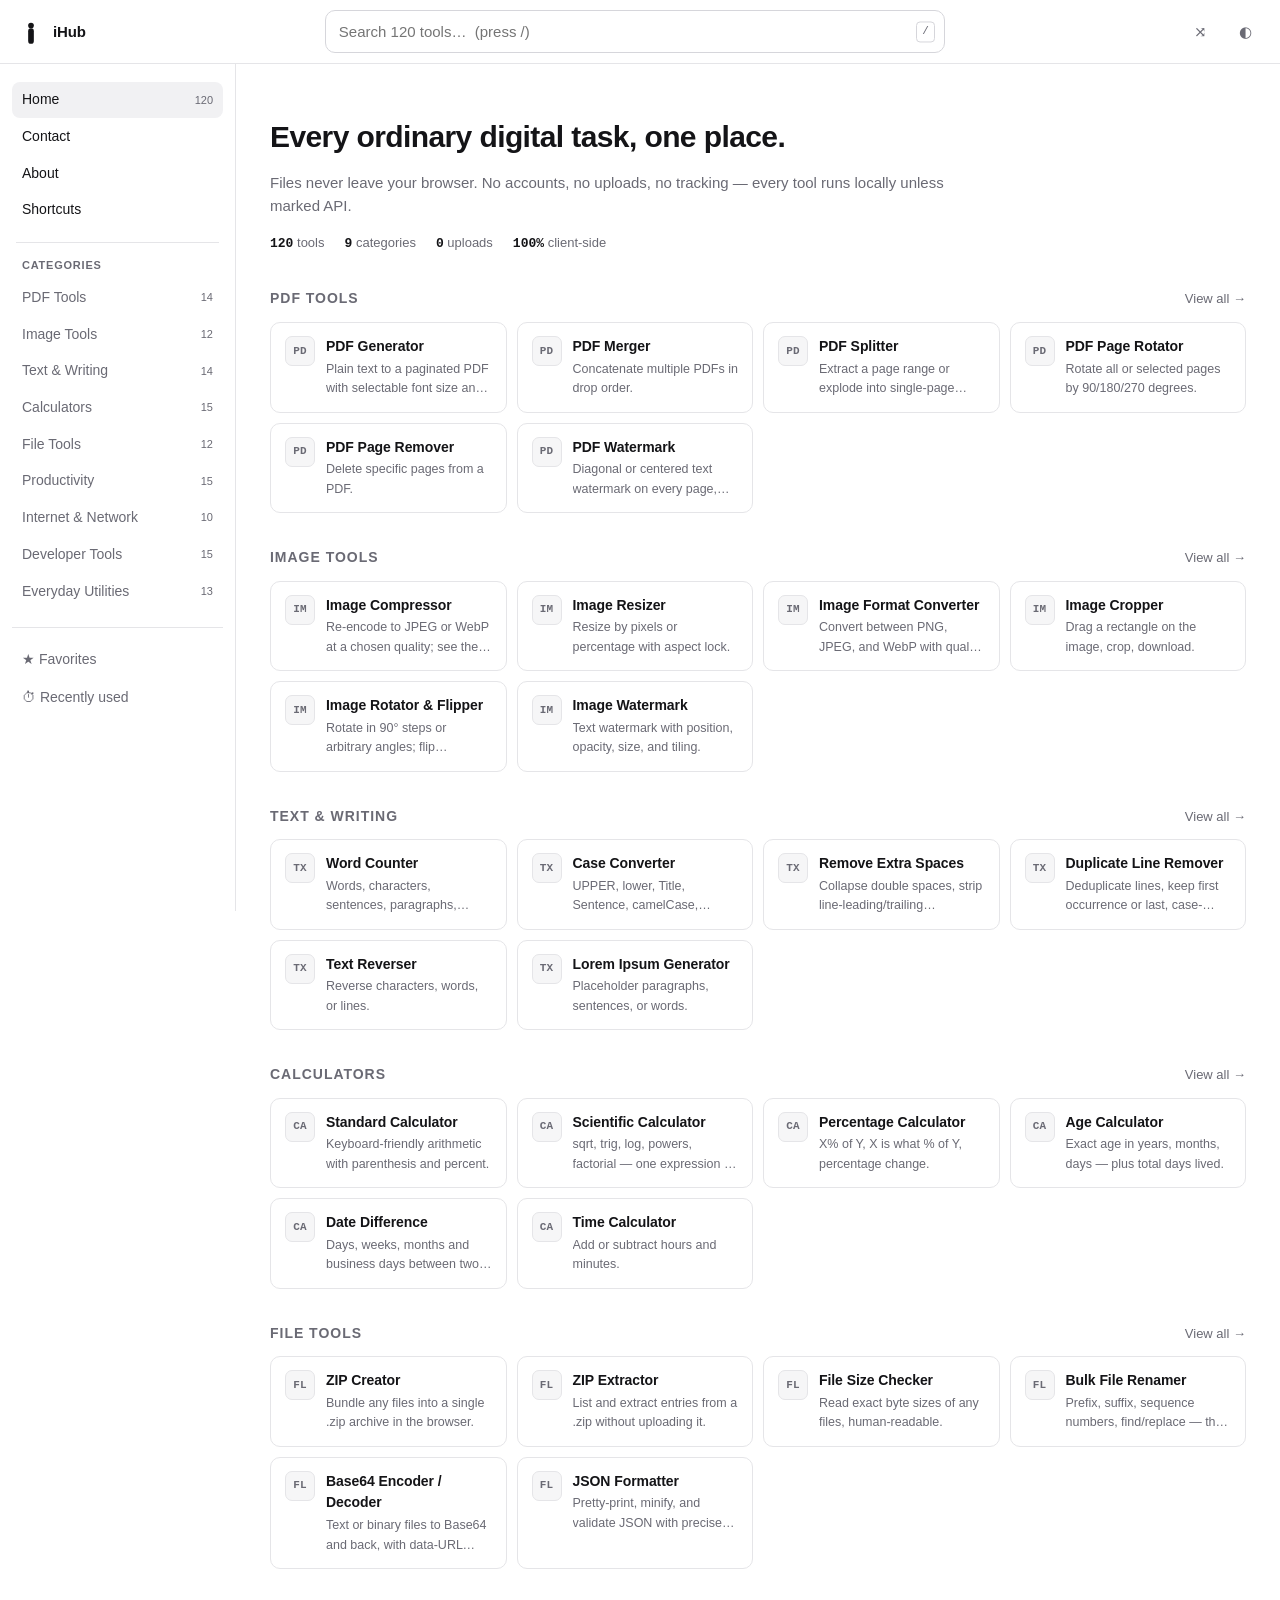
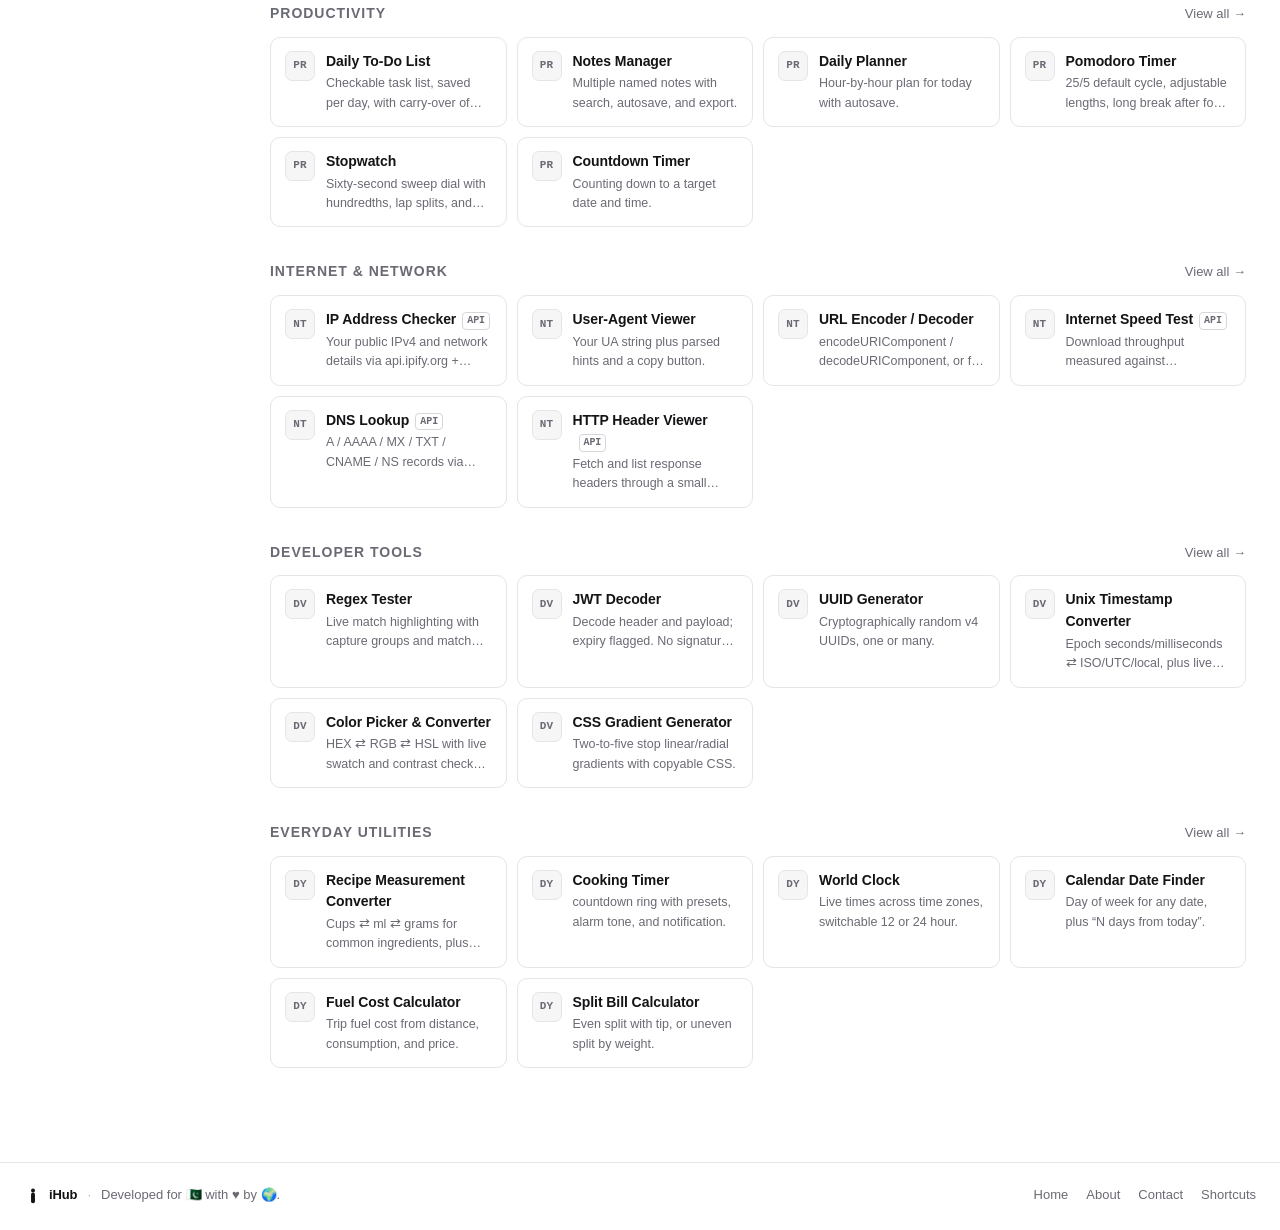
<file: index.html>
<!doctype html>
<html lang="en" data-theme="snow" data-mode="light">
<head>
<meta charset="utf-8">
<meta name="viewport" content="width=device-width, initial-scale=1">
<title>iHub — 130 everyday tools</title>
<meta name="description" content="PDF, image, text, calculator, file, developer and daily-life tools in one place.">
<link rel="icon" type="image/svg+xml" href="data:image/svg+xml,%3Csvg xmlns='http://www.w3.org/2000/svg' viewBox='0 0 64 64'%3E%3Crect width='64' height='64' rx='14' fill='%23141417'/%3E%3Ccircle cx='32' cy='18' r='6' fill='%23ffffff'/%3E%3Cline x1='32' y1='30' x2='32' y2='52' stroke='%23ffffff' stroke-width='12' stroke-linecap='round'/%3E%3C/svg%3E">
<link rel="apple-touch-icon" href="logo-mark.svg">
<link rel="stylesheet" href="styles.css">
<script>
  try {
    var theme = JSON.parse(localStorage.getItem('uh.theme') || '"snow"');
    var mode = JSON.parse(localStorage.getItem('uh.mode') || '"auto"');
    var dark = mode === 'dark' || (mode === 'auto' && matchMedia('(prefers-color-scheme: dark)').matches);
    document.documentElement.dataset.theme = theme;
    document.documentElement.dataset.mode = dark ? 'dark' : 'light';
  } catch (e) {}
</script>
</head>
<body>

<!-- ================= SPLASH (pure CSS animation) ================= -->
<div id="splash" data-duration="6600" role="status" aria-label="iHub loading">
  <div class="sp-stage">
    <div class="sp-lockup">
      <div class="sp-mark-slot">
        <svg class="sp-mark" viewBox="0 0 64 64" overflow="visible" aria-hidden="true">
          <circle class="sp-ripple r1" cx="32" cy="16" r="7" fill="none" stroke="currentColor" stroke-width="2"/>
          <circle class="sp-ripple r2" cx="32" cy="16" r="7" fill="none" stroke="currentColor" stroke-width="1.5"/>
          <circle class="sp-ripple r3" cx="32" cy="32" r="20" fill="none" stroke="currentColor" stroke-width="1.5"/>
          <circle class="sp-dot" cx="32" cy="16" r="7" fill="currentColor"/>
          <path class="sp-stem" d="M32 30 L32 54" stroke="currentColor" stroke-width="14" stroke-linecap="round" fill="none"/>
        </svg>
      </div>
      <div class="sp-word" aria-hidden="true">
        <span class="sp-char">H</span><span class="sp-char">u</span><span class="sp-char">b</span>
      </div>
    </div>
    <div class="sp-underline" aria-hidden="true"></div>
    <div class="sp-tag">Every tool. One place.</div>
  </div>
</div>

<header class="top">
  <button class="icon-btn" id="navToggle" aria-label="Menu">☰</button>
  <a class="brand" href="#/" aria-label="iHub home">
    <svg class="mark-svg" viewBox="0 0 64 64" aria-hidden="true">
      <circle cx="32" cy="16" r="7" fill="currentColor"/>
      <line x1="32" y1="30" x2="32" y2="54" stroke="currentColor" stroke-width="14" stroke-linecap="round"/>
    </svg>
    <span class="brand-name">iHub</span>
  </a>
  <div class="search-wrap">
    <input id="search" class="search" type="search" placeholder="Search 130 tools…  (press /)" autocomplete="off" aria-label="Search tools">
    <kbd class="kbd">/</kbd>
  </div>
  <button class="icon-btn" id="randomBtn" aria-label="Random tool (R)" title="Random tool (R)">⤨</button>
  <button class="icon-btn" id="themeBtn" aria-label="Change theme">◐</button>
</header>

<div class="shell">
  <aside class="side" id="side">
    <nav class="primary-nav">
      <a href="#/" class="cat primary" data-cat="home">
        <span>Home</span>
        <span class="n" data-count="tools">130</span>
      </a>
      <a href="#/contact" class="cat primary" data-cat="contact">
        <span>Contact</span>
      </a>
      <a href="#/about" class="cat primary" data-cat="about">
        <span>About</span>
      </a>
      <a href="#/shortcuts" class="cat primary" data-cat="shortcuts">
        <span>Shortcuts</span>
      </a>
    </nav>
    <div class="side-divider"></div>
    <p class="side-label">Categories</p>
    <nav id="cats" class="cats"></nav>
    <div class="side-foot">
      <a href="#/favorites" class="side-link">★ Favorites</a>
      <a href="#/recent" class="side-link">⏱ Recently used</a>
    </div>
  </aside>
  <main id="view" class="view" tabindex="-1"></main>
</div>

<footer class="foot" id="foot">
  <div class="foot-line">
    <span class="foot-mark">
      <svg class="mark-svg" viewBox="0 0 64 64" aria-hidden="true">
        <circle cx="32" cy="16" r="7" fill="currentColor"/>
        <line x1="32" y1="30" x2="32" y2="54" stroke="currentColor" stroke-width="14" stroke-linecap="round"/>
      </svg>
      <strong>iHub</strong>
    </span>
    <span class="foot-dot">·</span>
    <span class="foot-credit">Developed for 🇵🇰 with ♥️ by 🌍.</span>
  </div>
  <nav class="foot-nav">
    <a href="#/">Home</a>
    <a href="#/about">About</a>
    <a href="#/contact">Contact</a>
    <a href="#/shortcuts">Shortcuts</a>
  </nav>
</footer>

<div class="theme-pop" id="themePop" hidden>
  <p class="tp-title">Theme</p>
  <div id="themeList" class="tp-list"></div>
  <p class="tp-title">Mode</p>
  <div class="tp-modes">
    <button data-mode="light" class="chip">Light</button>
    <button data-mode="dark" class="chip">Dark</button>
    <button data-mode="auto" class="chip">Auto</button>
  </div>
</div>

<script src="app.js" defer></script>
<script src="tools/text-data.js" defer></script>
<script src="tools/calc-daily.js" defer></script>
<script src="tools/prod-net.js" defer></script>
<script src="tools/image-pdf.js" defer></script>
</body>
</html>
</file>
<file: styles.css>
/* iHub — 5 professional themes × light/dark */
:root{
  --r:10px; --r-sm:6px; --max:1280px;
  --font: ui-sans-serif,-apple-system,"Segoe UI",Inter,Roboto,Helvetica,Arial,sans-serif;
  --mono: ui-monospace,SFMono-Regular,Menlo,Consolas,monospace;
  --sp:16px;
}
*{box-sizing:border-box}
html,body{margin:0;padding:0}
body{
  font-family:var(--font); font-size:15px; line-height:1.55;
  background:var(--bg); color:var(--text);
  -webkit-font-smoothing:antialiased;
  min-height:100vh;
  display:flex;
  flex-direction:column;
}
a{color:inherit;text-decoration:none}
button,input,textarea,select{font:inherit;color:inherit}

/* ---- themes ---- */
html[data-theme="snow"]{--bg:#fff;--bg2:#f6f6f7;--surface:#fff;--line:#e5e5e8;--line2:#d6d6db;--text:#141417;--muted:#6a6a74;--accent:#141417;--accent-fg:#fff;--hover:#f1f1f3}
html[data-theme="snow"][data-mode="dark"]{--bg:#0d0d0f;--bg2:#131316;--surface:#16161a;--line:#26262c;--line2:#33333b;--text:#ededf0;--muted:#9a9aa4;--accent:#ededf0;--accent-fg:#0d0d0f;--hover:#1d1d22}
html[data-theme="midnight"]{--bg:#f4f5f7;--bg2:#eceef1;--surface:#fff;--line:#dfe2e7;--line2:#cdd1d9;--text:#101217;--muted:#5f6673;--accent:#1b2330;--accent-fg:#fff;--hover:#e9ebef}
html[data-theme="midnight"][data-mode="dark"]{--bg:#07080a;--bg2:#0d1015;--surface:#101419;--line:#1e242c;--line2:#2b333d;--text:#e8eaef;--muted:#8b93a1;--accent:#8ab4ff;--accent-fg:#06101f;--hover:#161b22}
html[data-theme="sand"]{--bg:#fdfbf7;--bg2:#f7f2e9;--surface:#fff;--line:#eae2d4;--line2:#dccfb9;--text:#211b12;--muted:#7a6d5b;--accent:#8a6a45;--accent-fg:#fff;--hover:#f3ece1}
html[data-theme="sand"][data-mode="dark"]{--bg:#14110d;--bg2:#1a1611;--surface:#1e1913;--line:#2f2820;--line2:#3f352a;--text:#efe8dc;--muted:#a5977f;--accent:#c9a06a;--accent-fg:#1a1611;--hover:#241e17}
html[data-theme="lavender"]{--bg:#fdfcff;--bg2:#f5f2fb;--surface:#fff;--line:#e8e2f4;--line2:#d7cfeb;--text:#191527;--muted:#6d6585;--accent:#6d5bc7;--accent-fg:#fff;--hover:#f2eefb}
html[data-theme="lavender"][data-mode="dark"]{--bg:#0e0c15;--bg2:#14111d;--surface:#181423;--line:#272135;--line2:#362e4a;--text:#ebe7f6;--muted:#9a92b3;--accent:#a493f0;--accent-fg:#0e0c15;--hover:#1e1929}
html[data-theme="slate"]{--bg:#fafbfc;--bg2:#f1f3f5;--surface:#fff;--line:#e1e5e9;--line2:#cdd3da;--text:#12171d;--muted:#63707d;--accent:#3d5266;--accent-fg:#fff;--hover:#eaeef2}
html[data-theme="slate"][data-mode="dark"]{--bg:#0b0e12;--bg2:#11151a;--surface:#151a20;--line:#232a32;--line2:#303a45;--text:#e6ebf0;--muted:#8a97a5;--accent:#9db6cd;--accent-fg:#0b0e12;--hover:#1a2027}

/* ---- top bar ---- */
.top{
  position:sticky; top:0; z-index:40; display:flex; align-items:center; gap:12px;
  padding:10px 18px; background:color-mix(in srgb,var(--bg) 88%,transparent);
  backdrop-filter:blur(10px); border-bottom:1px solid var(--line);
}
.brand{display:flex;align-items:center;gap:9px;white-space:nowrap}
.brand .mark-svg{width:26px;height:26px;color:var(--accent);flex:none}
.brand .brand-name{font-weight:600;letter-spacing:-.01em}
.search-wrap{position:relative;flex:1;max-width:620px;margin:0 auto}
.search{
  width:100%; padding:9px 38px 9px 13px; border:1px solid var(--line2); border-radius:var(--r);
  background:var(--surface); outline:none;
}
.search:focus{border-color:var(--accent);box-shadow:0 0 0 3px color-mix(in srgb,var(--accent) 12%,transparent)}
.kbd{position:absolute;right:10px;top:50%;transform:translateY(-50%);font-size:11px;color:var(--muted);border:1px solid var(--line2);border-radius:4px;padding:1px 5px}
.icon-btn{background:none;border:1px solid transparent;border-radius:8px;padding:6px 9px;cursor:pointer;color:var(--muted)}
.icon-btn:hover{background:var(--hover);color:var(--text)}
#navToggle{display:none}

/* ---- shell ---- */
.shell{display:grid;grid-template-columns:236px 1fr;max-width:var(--max);margin:0 auto;width:100%;flex:1}
.side{
  position:sticky; top:53px; align-self:start; height:calc(100vh - 53px); overflow:auto;
  padding:18px 12px 40px; border-right:1px solid var(--line);
}
.primary-nav{display:flex;flex-direction:column;gap:1px;margin-bottom:14px}
.side-divider{height:1px;background:var(--line);margin:8px 4px 14px}
.side-label{font-size:11px;text-transform:uppercase;letter-spacing:.07em;color:var(--muted);margin:0 10px 6px;font-weight:600}
.cats{display:flex;flex-direction:column;gap:1px}
.cat{
  display:flex;align-items:center;justify-content:space-between;gap:8px;
  padding:7px 10px;border-radius:8px;font-size:14px;color:var(--muted);cursor:pointer
}
.cat:hover{background:var(--hover);color:var(--text)}
.cat[aria-current="true"]{background:var(--hover);color:var(--text);font-weight:600}
.cat.primary{color:var(--text);font-weight:500}
.cat .n{font-size:11px;color:var(--muted);font-variant-numeric:tabular-nums}
.side-foot{margin-top:18px;padding-top:14px;border-top:1px solid var(--line);display:flex;flex-direction:column;gap:2px}
.side-link{padding:7px 10px;border-radius:8px;font-size:14px;color:var(--muted)}
.side-link:hover{background:var(--hover);color:var(--text)}

.view{padding:28px 34px 60px;min-height:70vh;outline:none}

/* ---- footer ---- */
.foot{
  max-width:var(--max);
  width:100%;
  margin:0 auto;
  padding:22px 24px 26px;
  border-top:1px solid var(--line);
  display:flex;
  justify-content:space-between;
  align-items:center;
  flex-wrap:wrap;
  gap:14px;
  font-size:13px;
  color:var(--muted);
}
.foot-line{display:flex;align-items:center;gap:10px;flex-wrap:wrap}
.foot-mark{display:inline-flex;align-items:center;gap:7px;color:var(--text)}
.foot-mark .mark-svg{width:18px;height:18px;color:var(--accent)}
.foot-mark strong{font-weight:600;letter-spacing:-.01em}
.foot-dot{opacity:.5}
.foot-credit{color:var(--muted)}
.foot-nav{display:flex;gap:18px;flex-wrap:wrap}
.foot-nav a{color:var(--muted);transition:color .12s}
.foot-nav a:hover{color:var(--text)}
@media(max-width:560px){
  .foot{flex-direction:column;align-items:flex-start;gap:10px}
}

/* ---- home ---- */
.hero{max-width:680px;margin:22px 0 34px}
.hero h1{font-size:30px;letter-spacing:-.02em;margin:0 0 10px;font-weight:650}
.hero p{margin:0;color:var(--muted);font-size:15px}
.hero .stats{display:flex;gap:20px;margin-top:16px;flex-wrap:wrap;font-size:13px;color:var(--muted)}
.hero .stats b{color:var(--text);font-weight:650;font-family:var(--mono);font-variant-numeric:tabular-nums}

.sect{margin:0 0 34px}
.sect-head{display:flex;align-items:baseline;gap:10px;margin:0 0 12px}
.sect-head h2{font-size:14px;text-transform:uppercase;letter-spacing:.07em;margin:0;color:var(--muted);font-weight:600}
.sect-head a{font-size:13px;color:var(--muted);margin-left:auto}
.sect-head a:hover{color:var(--text)}

.grid{display:grid;grid-template-columns:repeat(auto-fill,minmax(232px,1fr));gap:10px}
.card{
  display:flex;gap:11px;align-items:flex-start;padding:13px 14px;border:1px solid var(--line);
  border-radius:var(--r);background:var(--surface);cursor:pointer;transition:border-color .12s,transform .12s;
}
.card:hover{border-color:var(--line2);transform:translateY(-1px)}
.mono-badge{
  flex:none;width:30px;height:30px;border-radius:7px;display:grid;place-items:center;
  background:var(--bg2);border:1px solid var(--line);font-size:11px;font-weight:700;
  letter-spacing:.02em;color:var(--muted);font-family:var(--mono)
}
.card-b{min-width:0}
.card-t{font-size:14px;font-weight:550;margin:0 0 2px;letter-spacing:-.005em}
.card-d{font-size:12.5px;color:var(--muted);margin:0;overflow:hidden;display:-webkit-box;-webkit-line-clamp:2;-webkit-box-orient:vertical}
.tagapi{display:inline-block;margin-left:6px;font-size:10px;font-family:var(--mono);border:1px solid var(--line2);border-radius:4px;padding:0 4px;color:var(--muted);vertical-align:1px}

/* ---- tool view ---- */
.crumb{font-size:13px;color:var(--muted);margin-bottom:14px;display:flex;gap:7px;align-items:center}
.crumb a:hover{color:var(--text)}
.tool-head{display:flex;align-items:flex-start;gap:12px;margin-bottom:6px;flex-wrap:wrap}
.tool-head h1{font-size:24px;margin:0;letter-spacing:-.02em;font-weight:650}
.tool-actions{margin-left:auto;flex:none;display:flex;gap:6px}
.fav-btn,.share-btn{background:none;border:1px solid var(--line2);border-radius:8px;padding:5px 11px;font-size:13px;cursor:pointer;color:var(--muted)}
.fav-btn:hover,.share-btn:hover{background:var(--hover);color:var(--text)}
.fav-btn[data-on="true"]{color:var(--accent);border-color:var(--accent)}
.tool-desc{color:var(--muted);margin:0 0 20px;max-width:70ch}
.workspace{display:flex;flex-direction:column;gap:14px;max-width:860px}

/* ---- generic controls ---- */
.row{display:flex;gap:10px;flex-wrap:wrap;align-items:center}
.col{display:flex;flex-direction:column;gap:10px}
.field{display:flex;flex-direction:column;gap:5px;font-size:13px}
.fl{color:var(--muted);font-size:12.5px;letter-spacing:.01em}
.in,.ta,.sel{
  width:100%;padding:9px 11px;border:1px solid var(--line2);border-radius:8px;
  background:var(--surface);outline:none;
}
.ta{min-height:150px;resize:vertical;font-family:var(--mono);font-size:13px;line-height:1.6}
.in:focus,.ta:focus,.sel:focus{border-color:var(--accent)}
.btn{
  padding:8px 15px;border-radius:8px;border:1px solid var(--line2);background:var(--surface);
  cursor:pointer;font-size:14px;white-space:nowrap;
}
.btn:hover{background:var(--hover)}
.btn-p{background:var(--accent);color:var(--accent-fg);border-color:var(--accent)}
.btn-p:hover{filter:brightness(1.08);background:var(--accent)}
.btn:disabled{opacity:.5;cursor:not-allowed}
.out{
  margin:0;padding:12px 14px;border:1px solid var(--line);border-radius:8px;background:var(--bg2);
  font-family:var(--mono);font-size:13px;white-space:pre-wrap;word-break:break-word;
  max-height:440px;overflow:auto;
}
.hint{font-size:12.5px;color:var(--muted);margin:0}
.split{display:grid;grid-template-columns:1fr 1fr;gap:12px}
@media(max-width:760px){.split{grid-template-columns:1fr}}

.dz{
  border:1.5px dashed var(--line2);border-radius:var(--r);padding:26px;text-align:center;
  color:var(--muted);cursor:pointer;background:var(--bg2);font-size:14px;
}
.dz.over{border-color:var(--accent);color:var(--text);background:var(--hover)}
.dz-list{font-size:13px;color:var(--muted);font-family:var(--mono);display:flex;flex-direction:column;gap:2px;margin-top:8px}

.preview{max-width:100%;border:1px solid var(--line);border-radius:8px;display:block}
.thumbs{display:grid;grid-template-columns:repeat(auto-fill,minmax(110px,1fr));gap:8px}
.thumbs figure{margin:0}
.thumbs img{width:100%;border-radius:6px;border:1px solid var(--line);display:block}
.thumbs figcaption{font-size:11px;color:var(--muted);margin-top:3px;font-family:var(--mono)}

.pad{display:grid;grid-template-columns:repeat(4,1fr);gap:6px;max-width:340px}
.pad button{padding:13px 0;border:1px solid var(--line2);border-radius:8px;background:var(--surface);cursor:pointer;font-size:15px}
.pad button:hover{background:var(--hover)}
.pad .op{background:var(--bg2)}
.pad .eq{grid-column:span 2;background:var(--accent);color:var(--accent-fg);border-color:var(--accent)}
.disp{font-family:var(--mono);font-size:24px;text-align:right;padding:12px 14px;border:1px solid var(--line2);border-radius:8px;background:var(--bg2);overflow:auto;min-height:52px}

.list{display:flex;flex-direction:column;gap:6px}
.item{display:flex;gap:9px;align-items:center;padding:8px 11px;border:1px solid var(--line);border-radius:8px;background:var(--surface);font-size:14px}
.item.done span{text-decoration:line-through;color:var(--muted)}
.item .x{margin-left:auto;background:none;border:none;color:var(--muted);cursor:pointer;padding:2px 5px;border-radius:4px}
.item .x:hover{background:var(--hover);color:var(--text)}
.big-num{font-family:var(--mono);font-size:40px;font-variant-numeric:tabular-nums;letter-spacing:-.02em}

.diff{font-family:var(--mono);font-size:13px;border:1px solid var(--line);border-radius:8px;overflow:auto;max-height:460px}
.diff div{padding:1px 12px;white-space:pre-wrap;word-break:break-word}
.diff .add{background:color-mix(in srgb,#2ea043 16%,transparent)}
.diff .del{background:color-mix(in srgb,#f85149 16%,transparent);text-decoration:line-through;opacity:.85}
.diff .eq{color:var(--muted)}

.pal{display:grid;grid-template-columns:repeat(auto-fill,minmax(96px,1fr));gap:8px}
.pal div{border:1px solid var(--line);border-radius:8px;padding:10px 8px;font-size:11px;font-family:var(--mono);text-align:center;cursor:pointer}

.theme-pop{
  position:fixed;top:58px;right:16px;z-index:60;background:var(--surface);border:1px solid var(--line2);
  border-radius:var(--r);padding:14px;width:230px;box-shadow:0 12px 32px rgba(0,0,0,.14);
}
.tp-title{font-size:11px;text-transform:uppercase;letter-spacing:.07em;color:var(--muted);margin:0 0 8px}
.tp-list{display:flex;flex-direction:column;gap:3px;margin-bottom:14px}
.tp-list button{display:flex;gap:9px;align-items:center;background:none;border:1px solid transparent;border-radius:7px;padding:6px 8px;cursor:pointer;font-size:13px;text-align:left}
.tp-list button:hover{background:var(--hover)}
.tp-list button[aria-current="true"]{border-color:var(--line2);background:var(--hover)}
.sw{width:15px;height:15px;border-radius:4px;border:1px solid var(--line2);flex:none}
.tp-modes{display:flex;gap:5px}
.chip{flex:1;padding:6px 0;border:1px solid var(--line2);border-radius:7px;background:var(--surface);cursor:pointer;font-size:12.5px}
.chip[aria-current="true"]{background:var(--accent);color:var(--accent-fg);border-color:var(--accent)}

.empty{color:var(--muted);padding:44px 0;text-align:center;font-size:14px}
.err{border:1px solid #f85149;border-radius:8px;padding:12px 14px;font-size:13.5px;background:color-mix(in srgb,#f85149 10%,transparent);white-space:pre-wrap;font-family:var(--mono)}
details.how{margin-top:22px;max-width:860px;border-top:1px solid var(--line);padding-top:14px}
details.how summary{cursor:pointer;font-size:13px;color:var(--muted)}
details.how p{font-size:13.5px;color:var(--muted);margin:9px 0 0;max-width:70ch}
canvas.edit{cursor:crosshair;border:1px solid var(--line);border-radius:8px;display:block;max-width:100%}

/* ---- static content pages (contact/about/shortcuts) ---- */
.page{max-width:780px}
.page h1{font-size:28px;letter-spacing:-.02em;margin:0 0 6px;font-weight:650}
.page .lede{color:var(--muted);font-size:15px;margin:0 0 26px;max-width:65ch}
.page h2{font-size:15px;font-weight:650;letter-spacing:-.005em;margin:28px 0 10px}
.page p{max-width:65ch;margin:0 0 12px}
.page ul{max-width:65ch;padding-left:20px;color:var(--muted);margin:0 0 14px}
.page ul li{margin-bottom:6px}
.page a{color:var(--accent);text-decoration:underline;text-underline-offset:2px}
.page a:hover{filter:brightness(1.1)}
.sheet{background:var(--surface);border:1px solid var(--line);border-radius:12px;padding:22px;margin-bottom:20px}
.sheet h3{font-size:15px;margin:0 0 10px;font-weight:650}
.sheet .field{margin-bottom:14px}
.kbd-table{width:100%;border-collapse:collapse;font-size:14px}
.kbd-table td{padding:9px 12px;border-bottom:1px solid var(--line);vertical-align:top}
.kbd-table tr:last-child td{border-bottom:0}
.kbd-table td:first-child{width:140px}
.kbd-table kbd{display:inline-block;font-family:var(--mono);font-size:12px;padding:2px 6px;border:1px solid var(--line2);border-radius:5px;background:var(--bg2);color:var(--text);min-width:20px;text-align:center}
.kbd-table td:last-child{color:var(--muted)}

/* ============================================================
   SPLASH — PURE CSS animations. No JS involvement.
   Guaranteed to play if this stylesheet loads.
   ============================================================ */
#splash{
  position:fixed; inset:0; z-index:9999;
  display:grid; place-items:center;
  background:var(--bg);
  /* JS may override --splash-fade-start via data-duration. Default 6s. */
  animation: splashOut .6s ease-in var(--splash-fade-start, 6s) forwards;
  will-change:opacity;
}
@keyframes splashOut{
  to{ opacity:0; visibility:hidden; pointer-events:none }
}

.sp-stage{
  display:grid;
  justify-items:center;
  gap:18px;
  text-align:center;
  padding:24px;
}

.sp-lockup{
  display:flex;
  align-items:center;
  gap:6px;
}

.sp-mark-slot{
  position:relative;
  width:64px;
  height:64px;
  flex:none;
}

.sp-mark{
  position:absolute;
  inset:0;
  width:100%;
  height:100%;
  color:var(--accent);
  overflow:visible;
  transform-box:view-box;
  transform-origin:center center;
  animation:
    markPop    .7s cubic-bezier(.34,1.56,.64,1) 1.6s both,
    markBreathe 3s ease-in-out 4.4s infinite;
}
@keyframes markPop{
  0%   { transform: scale(1) }
  55%  { transform: scale(1.14) }
  100% { transform: scale(1) }
}
@keyframes markBreathe{
  0%,100%{ transform: scale(1) }
  50%    { transform: scale(1.05) }
}

/* -- dot: drops in with bounce -- */
.sp-dot{
  transform-box:fill-box;
  transform-origin:center;
  animation: dotDrop .8s cubic-bezier(.34,1.56,.64,1) .1s both;
}
@keyframes dotDrop{
  0%   { transform: translateY(-60px) scale(.3); opacity: 0 }
  50%  { transform: translateY(6px) scale(1.15); opacity: 1 }
  75%  { transform: translateY(-3px) scale(.95) }
  100% { transform: translateY(0) scale(1); opacity: 1 }
}

/* -- stem: draws upward -- */
.sp-stem{
  stroke-dasharray: 30;
  stroke-dashoffset: 30;
  animation: stemDraw .9s cubic-bezier(.65,0,.35,1) .8s forwards;
}
@keyframes stemDraw{
  to{ stroke-dashoffset: 0 }
}

/* -- ripples: expand from origin and fade -- */
.sp-ripple{
  transform-box:fill-box;
  transform-origin:center;
  opacity:0;
}
.sp-ripple.r1{ animation: ripple 1s cubic-bezier(.1,.8,.3,1) .7s }
.sp-ripple.r2{ animation: ripple 1.2s cubic-bezier(.1,.8,.3,1) .9s }
.sp-ripple.r3{ animation: ripple 1s cubic-bezier(.1,.8,.3,1) 1.7s }
@keyframes ripple{
  0%   { transform: scale(1); opacity: .85 }
  100% { transform: scale(4.5); opacity: 0 }
}

/* -- wordmark: letters cascade in -- */
.sp-word{
  font-size:44px;
  font-weight:600;
  letter-spacing:-.03em;
  line-height:1;
  color:var(--text);
  white-space:nowrap;
}
.sp-char{
  display:inline-block;
  opacity:0;
  transform: translateY(22px);
  animation: charIn .5s cubic-bezier(.34,1.56,.64,1) both;
}
.sp-char:nth-child(1){ animation-delay: 2.40s; font-weight:400 }
.sp-char:nth-child(2){ animation-delay: 2.55s; font-weight:650 }
.sp-char:nth-child(3){ animation-delay: 2.70s; font-weight:650 }
@keyframes charIn{
  to{ opacity:1; transform:translateY(0) }
}

/* -- underline sweeps -- */
.sp-underline{
  width:220px;
  height:2px;
  background:var(--accent);
  border-radius:1px;
  transform: scaleX(0);
  transform-origin:left center;
  animation: underlineSweep .6s cubic-bezier(.65,0,.35,1) 3.1s forwards;
  opacity:.85;
}
@keyframes underlineSweep{
  to{ transform: scaleX(1) }
}

/* -- tagline fades -- */
.sp-tag{
  font-size:13px;
  letter-spacing:.01em;
  color:var(--muted);
  opacity:0;
  animation: tagFade .5s ease-out 3.6s forwards;
}
@keyframes tagFade{
  to{ opacity:1 }
}

/* -- reduced motion: show final state, keep the timer -- */
@media (prefers-reduced-motion: reduce){
  .sp-mark   { animation: none !important; transform: none !important }
  .sp-dot    { animation: none !important; transform: none !important; opacity: 1 !important }
  .sp-stem   { animation: none !important; stroke-dashoffset: 0 !important }
  .sp-ripple { animation: none !important; display: none !important }
  .sp-char   { animation: none !important; transform: none !important; opacity: 1 !important }
  .sp-underline{ animation: none !important; transform: scaleX(1) !important }
  .sp-tag    { animation: none !important; opacity: 1 !important }
}

@media(max-width:900px){
  .shell{grid-template-columns:1fr}
  .side{
    position:fixed;left:0;top:53px;bottom:0;width:260px;
    background:var(--bg);z-index:35;border-right:1px solid var(--line);
    transform:translateX(-102%);transition:transform .16s;
  }
  .side.open{transform:none}
  #navToggle{display:block}
  .view{padding:20px 16px 60px}
}
@media(max-width:560px){
  .brand .brand-name{display:none}
  .hero h1{font-size:24px}
  .grid{grid-template-columns:1fr}
  .sp-word{font-size:34px}
  .sp-mark-slot{width:52px;height:52px}
  .sp-underline{width:170px}
  .page h1{font-size:22px}
}
</file>
